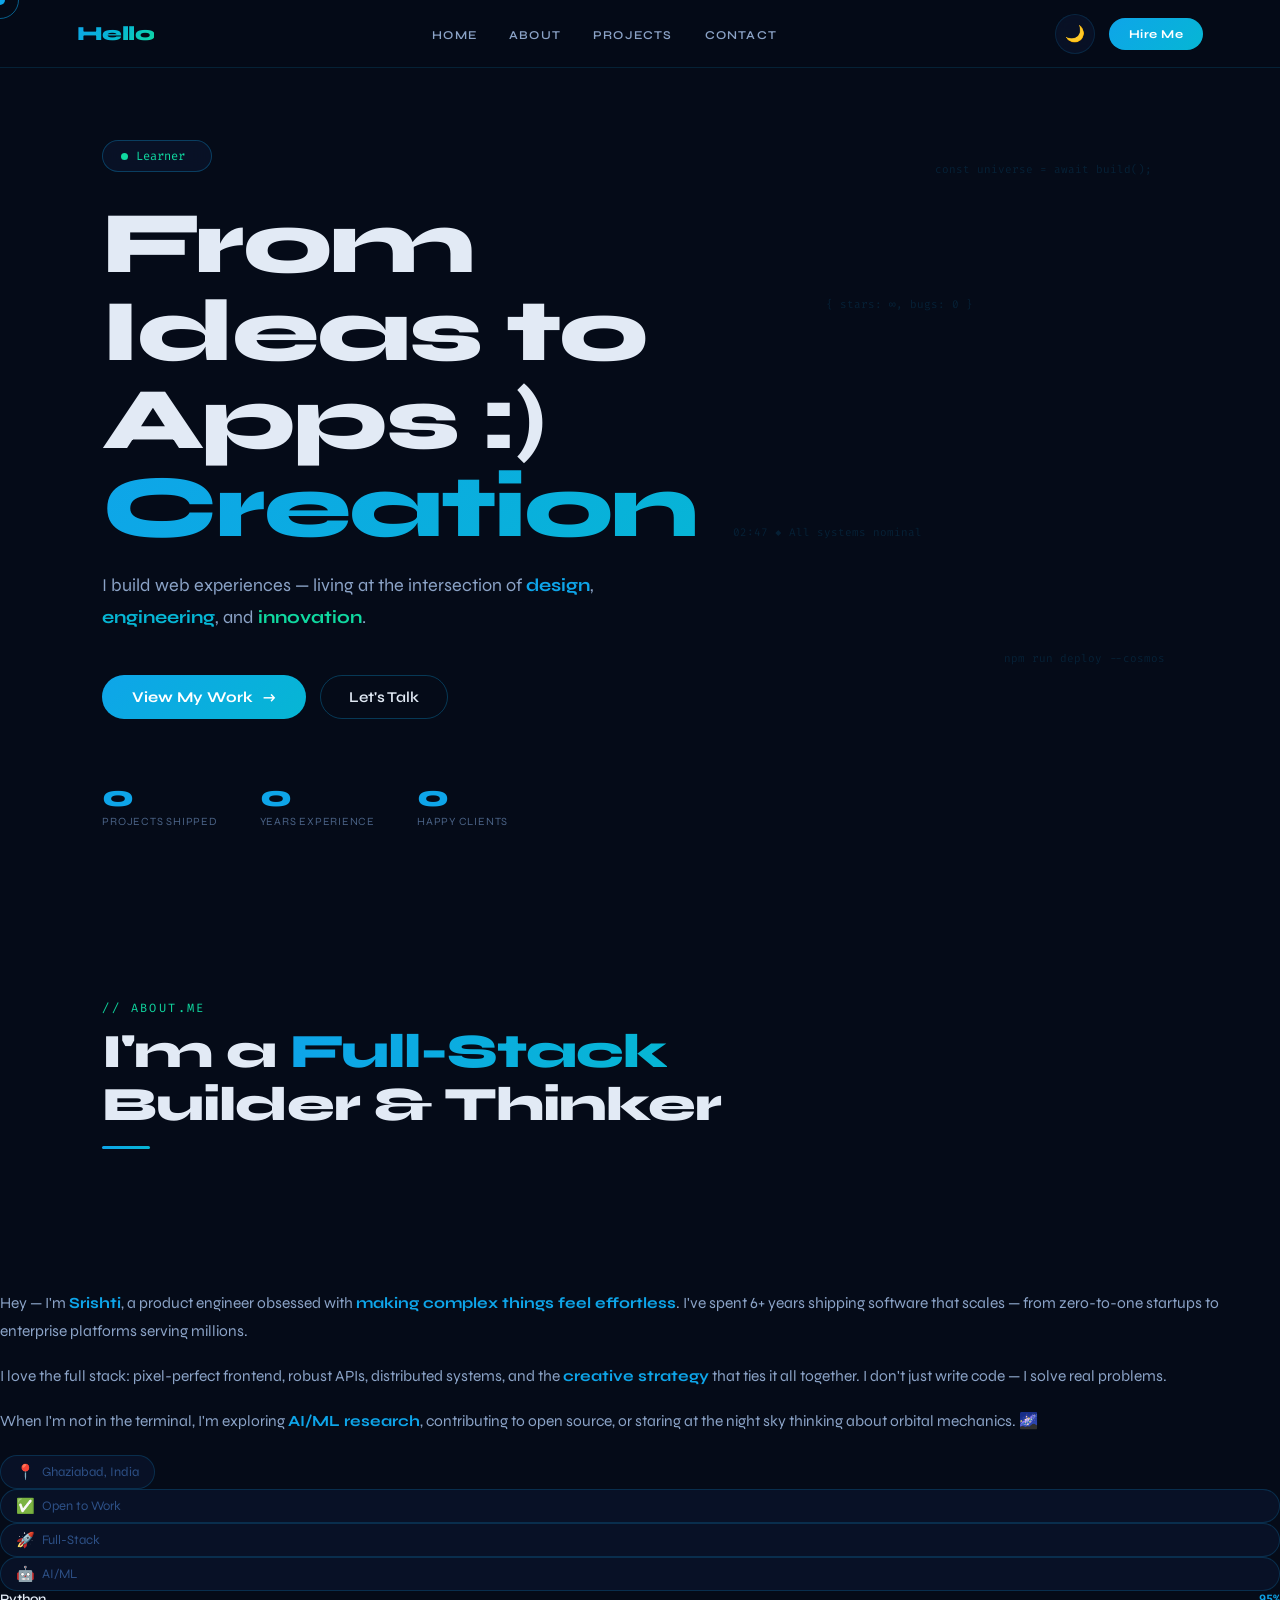
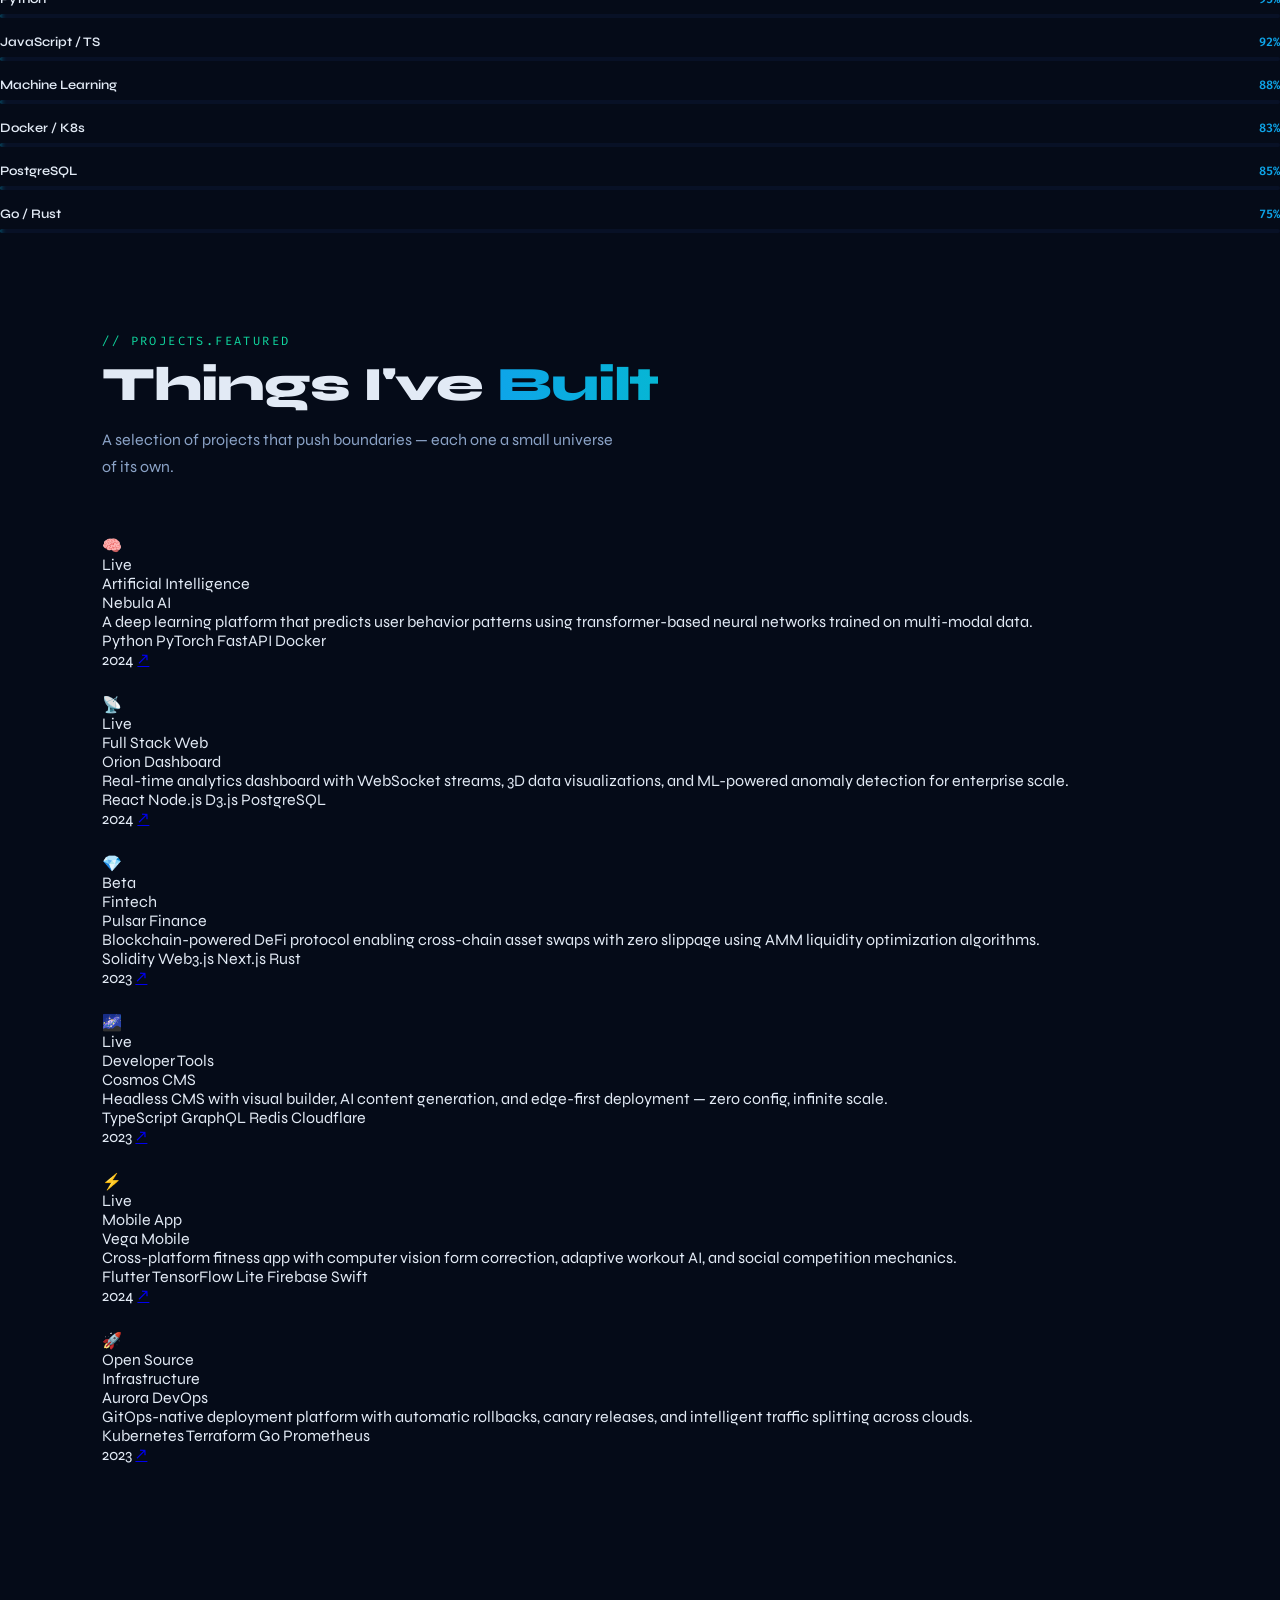
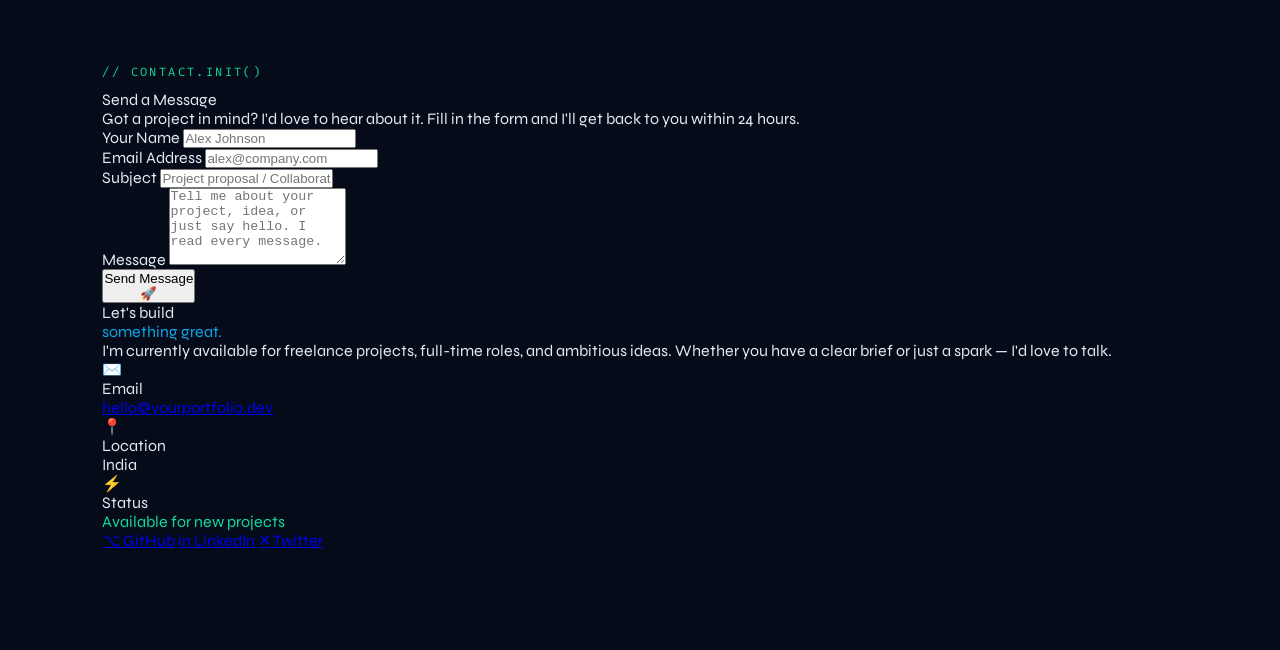
<file: index.html>
<!DOCTYPE html>
<html lang="en" data-theme="dark">
<head>
    <meta charset="UTF-8">
    <meta name="viewport" content="width=device-width, initial-scale=1.0">
    <title>Srishti- Portfolio</title>
    <meta name="description" content="Portfolio of Srishti-Python Developer &amp; AI Builder">
    <meta name="Author" content="Srishti">

    <link rel="stylesheet" href="style.css">
    <link rel="preconnect" href="https://fonts.googleapis.com">
    <link href="https://fonts.googleapis.com/css2?family=Syne:wght@400;600;700;800&family=Fira+Code:wght@300;400;500&display=swap" rel="stylesheet">
</head>
<body>
    <div id="cursor" class="cursor"></div>
    <div class="cursor-ring" id="cursorRing"></div>
    
    <!-- solarsystem -->
    <nav>
        <a href="#hero" class="nav-logo">Hello</a>
        <ul class="nav-links">
            <li><a href="#hero">Home</a></li>
            <li><a href="#about">About</a></li>
            <li><a href="#projects">Projects</a></li>
            <li><a href="#contact">Contact</a></li>
        </ul>

        <div class="nav-right">
            <button class="theme-toggle" id="themetoggle" aria-label="Toggle theme">🌙</button>
            <a href="#contact" class="hire-btn">Hire Me</a>
        </div>
    </nav>

    <section id="hero">
        <div class="hero-content">
            <div class="hero-badge">
                <span class="badge-dot"></span>
                <span class="typedRole">Learner</span>
                <span class="typed-cursor"></span>
            </div>

            <h1 class="hero-title">
                <span class="line1">From Ideas to Apps :) </span>
                <span class="highlight">Creation</span>
            </h1>

            <p class="hero-sub">I build web experiences — living at the intersection of
               <strong style="color:var(--blue)">design</strong>,
               <strong style="color:var(--cyan)">engineering</strong>, and
               <strong style="color:var(--green)">innovation</strong>.
            </p>

            <div class="hero-actions">
                <a href="#projects" class="btn-primary">View My Work<span>→</span></a>
                <a href="#contact" class="btn-outline">Let's Talk</a>
            </div>

            <div class="hero-stats">
               <div class="stat">
                   <div class="stat-num" data-count="42">0</div>
                   <div class="stat-label">Projects Shipped</div>
               </div>
               <div class="stat">
                   <div class="stat-num" data-count="6">0</div>
                   <div class="stat-label">Years Experience</div>
               </div>
               <div class="stat">
                   <div class="stat-num" data-count="18">0</div>
                   <div class="stat-label">Happy Clients</div>
               </div>
            </div>
        </div>

        <div class="float-code" style="top:18%;right:10%">const universe = await build();</div>
        <div class="float-code" style="top:33%;right:24%">{ stars: ∞, bugs: 0 }</div>
        <div class="float-code" style="bottom:26%;right:9%">npm run deploy --cosmos</div>
        <div class="float-code" style="bottom:40%;right:28%">02:47 ◆ All systems nominal</div>
    </section>

    <section id="about">
        <!-- .reveal class = starts hidden, becomes visible on scroll (via IntersectionObserver) -->
        <div class="section-label reveal">// about.me</div>
        <div class="section-title reveal">I'm a <span class="accent">Full-Stack</span><br>Builder & Thinker</div>
        <div class="section-divider reveal"></div>
    </section>
    
    <div class="about-grid">
        <div class="about-text replay">
            <p>
               Hey — I'm <strong>Srishti</strong>, a product engineer obsessed with
               <strong>making complex things feel effortless</strong>. I've spent 6+ years
               shipping software that scales — from zero-to-one startups to enterprise
               platforms serving millions.
           </p>
           <p>
               I love the full stack: pixel-perfect frontend, robust APIs, distributed systems,
               and the <strong>creative strategy</strong> that ties it all together.
               I don't just write code — I solve real problems.
           </p>
           <p>
               When I'm not in the terminal, I'm exploring <strong>AI/ML research</strong>,
               contributing to open source, or staring at the night sky thinking about
               orbital mechanics. 🌌
           </p>

           <div class="about-chips">
            <div class="chip"><span>📍</span>
            Ghaziabad, India</div>
           </div>

           <div class="chip"><span>✅</span> Open to Work</div>
           <div class="chip"><span>🚀</span> Full-Stack</div>
          <div class="chip"><span>🤖</span> AI/ML</div>
        </div>
    
    <!-- right -->

        <div class="skills-grid">
            <div class="skill-item">
                <div class="skill-header">
                    <span>Python</span>
                    <span class="skill-pct">95%</span>
                </div>
                <div class="skill-bar">
                    <div class="skill-fill" data-level="95"></div>
                </div>
            </div>
    
            <div class="skill-item">
              <div class="skill-header">
                <span>JavaScript / TS</span>
                <!-- skill.level is the number (e.g. 95) from SKILLS in app.py -->
                <span class="skill-pct">92%</span>
              </div>
              <div class="skill-bar">
                <!-- data-level is read by JavaScript to set the bar's width -->
                <div class="skill-fill" data-level="92"></div>
              </div>
            </div>
    
            <div class="skill-item">
              <div class="skill-header">
                <span>Machine Learning</span>
                <!-- skill.level is the number (e.g. 95) from SKILLS in app.py -->
                <span class="skill-pct">88%</span>
              </div>
              <div class="skill-bar">
                <!-- data-level is read by JavaScript to set the bar's width -->
                <div class="skill-fill" data-level="88"></div>
              </div>
            </div>
    
            <div class="skill-item">
              <div class="skill-header">
                <span>Docker / K8s</span>
                <!-- skill.level is the number (e.g. 95) from SKILLS in app.py -->
                <span class="skill-pct">83%</span>
              </div>
              <div class="skill-bar">
                <!-- data-level is read by JavaScript to set the bar's width -->
                <div class="skill-fill" data-level="83"></div>
              </div>
            </div>
    
            <div class="skill-item">
              <div class="skill-header">
                <span>PostgreSQL</span>
                <!-- skill.level is the number (e.g. 95) from SKILLS in app.py -->
                <span class="skill-pct">85%</span>
              </div>
              <div class="skill-bar">
                <!-- data-level is read by JavaScript to set the bar's width -->
                <div class="skill-fill" data-level="85"></div>
              </div>
            </div>
    
            <div class="skill-item">
              <div class="skill-header">
                <span>Go / Rust</span>
                <!-- skill.level is the number (e.g. 95) from SKILLS in app.py -->
                <span class="skill-pct">75%</span>
              </div>
              <div class="skill-bar">
                <!-- data-level is read by JavaScript to set the bar's width -->
                <div class="skill-fill" data-level="75"></div>
              </div>
            </div>
        </div>
    </div>

    <!-- project section -->
    <section id="projects">
    <div class="section-label reveal">// projects.featured</div>
    <div class="section-title reveal">Things I've <span class="accent">Built</span></div>
    <p class="section-desc reveal">A selection of projects that push boundaries — each one a small universe of its own.</p>

    <!-- reveal-stagger = children appear one after another with CSS delays -->
    <div class="projects-grid reveal-stagger">

      <!-- Jinja2 loop over the PROJECTS list from app.py -->
      
      <div class="project-card reveal"
           data-color="#0ea5e9"
           style="--card-accent: #0ea5e9;">

        <!-- Card header row -->
        <div class="card-top">
          <div class="card-icon">🧠</div>

          <!-- Conditionally apply status class based on project.status value.
               Jinja2 if/elif/else mirrors Python's if/elif/else -->
          <div class="card-status
            status-live
            ">
            Live
          </div>
        </div>

        <div class="card-category">Artificial Intelligence</div>
        <div class="card-title">Nebula AI</div>
        <div class="card-desc">A deep learning platform that predicts user behavior patterns using transformer-based neural networks trained on multi-modal data.</div>

        <!-- Tech stack tags — another inner loop -->
        <div class="card-tech">
          
          <span class="tech-tag">Python</span>
          
          <span class="tech-tag">PyTorch</span>
          
          <span class="tech-tag">FastAPI</span>
          
          <span class="tech-tag">Docker</span>
          
        </div>

        <div class="card-footer">
          <span class="card-year">2024</span>
          <!-- Link to the project — project.link from app.py -->
          <a href="#" class="card-arrow" target="_blank" rel="noopener">↗</a>
        </div>
      </div>
      
      <div class="project-card reveal"
           data-color="#06b6d4"
           style="--card-accent: #06b6d4;">

        <!-- Card header row -->
        <div class="card-top">
          <div class="card-icon">📡</div>

          <!-- Conditionally apply status class based on project.status value.
               Jinja2 if/elif/else mirrors Python's if/elif/else -->
          <div class="card-status
            status-live
            ">
            Live
          </div>
        </div>

        <div class="card-category">Full Stack Web</div>
        <div class="card-title">Orion Dashboard</div>
        <div class="card-desc">Real-time analytics dashboard with WebSocket streams, 3D data visualizations, and ML-powered anomaly detection for enterprise scale.</div>

        <!-- Tech stack tags — another inner loop -->
        <div class="card-tech">
          
          <span class="tech-tag">React</span>
          
          <span class="tech-tag">Node.js</span>
          
          <span class="tech-tag">D3.js</span>
          
          <span class="tech-tag">PostgreSQL</span>
          
        </div>

        <div class="card-footer">
          <span class="card-year">2024</span>
          <!-- Link to the project — project.link from app.py -->
          <a href="#" class="card-arrow" target="_blank" rel="noopener">↗</a>
        </div>
      </div>
      
      <div class="project-card reveal"
           data-color="#3b82f6"
           style="--card-accent: #3b82f6;">

        <!-- Card header row -->
        <div class="card-top">
          <div class="card-icon">💎</div>

          <!-- Conditionally apply status class based on project.status value.
               Jinja2 if/elif/else mirrors Python's if/elif/else -->
          <div class="card-status
            status-beta
            ">
            Beta
          </div>
        </div>

        <div class="card-category">Fintech</div>
        <div class="card-title">Pulsar Finance</div>
        <div class="card-desc">Blockchain-powered DeFi protocol enabling cross-chain asset swaps with zero slippage using AMM liquidity optimization algorithms.</div>

        <!-- Tech stack tags — another inner loop -->
        <div class="card-tech">
          
          <span class="tech-tag">Solidity</span>
          
          <span class="tech-tag">Web3.js</span>
          
          <span class="tech-tag">Next.js</span>
          
          <span class="tech-tag">Rust</span>
          
        </div>

        <div class="card-footer">
          <span class="card-year">2023</span>
          <!-- Link to the project — project.link from app.py -->
          <a href="#" class="card-arrow" target="_blank" rel="noopener">↗</a>
        </div>
      </div>
      
      <div class="project-card reveal"
           data-color="#22d3ee"
           style="--card-accent: #22d3ee;">

        <!-- Card header row -->
        <div class="card-top">
          <div class="card-icon">🌌</div>

          <!-- Conditionally apply status class based on project.status value.
               Jinja2 if/elif/else mirrors Python's if/elif/else -->
          <div class="card-status
            status-live
            ">
            Live
          </div>
        </div>

        <div class="card-category">Developer Tools</div>
        <div class="card-title">Cosmos CMS</div>
        <div class="card-desc">Headless CMS with visual builder, AI content generation, and edge-first deployment — zero config, infinite scale.</div>

        <!-- Tech stack tags — another inner loop -->
        <div class="card-tech">
          
          <span class="tech-tag">TypeScript</span>
          
          <span class="tech-tag">GraphQL</span>
          
          <span class="tech-tag">Redis</span>
          
          <span class="tech-tag">Cloudflare</span>
          
        </div>

        <div class="card-footer">
          <span class="card-year">2023</span>
          <!-- Link to the project — project.link from app.py -->
          <a href="#" class="card-arrow" target="_blank" rel="noopener">↗</a>
        </div>
      </div>
      
      <div class="project-card reveal"
           data-color="#0284c7"
           style="--card-accent: #0284c7;">

        <!-- Card header row -->
        <div class="card-top">
          <div class="card-icon">⚡</div>

          <!-- Conditionally apply status class based on project.status value.
               Jinja2 if/elif/else mirrors Python's if/elif/else -->
          <div class="card-status
            status-live
            ">
            Live
          </div>
        </div>

        <div class="card-category">Mobile App</div>
        <div class="card-title">Vega Mobile</div>
        <div class="card-desc">Cross-platform fitness app with computer vision form correction, adaptive workout AI, and social competition mechanics.</div>

        <!-- Tech stack tags — another inner loop -->
        <div class="card-tech">
          
          <span class="tech-tag">Flutter</span>
          
          <span class="tech-tag">TensorFlow Lite</span>
          
          <span class="tech-tag">Firebase</span>
          
          <span class="tech-tag">Swift</span>
          
        </div>

        <div class="card-footer">
          <span class="card-year">2024</span>
          <!-- Link to the project — project.link from app.py -->
          <a href="#" class="card-arrow" target="_blank" rel="noopener">↗</a>
        </div>
      </div>
      
      <div class="project-card reveal"
           data-color="#0369a1"
           style="--card-accent: #0369a1;">

        <!-- Card header row -->
        <div class="card-top">
          <div class="card-icon">🚀</div>

          <!-- Conditionally apply status class based on project.status value.
               Jinja2 if/elif/else mirrors Python's if/elif/else -->
          <div class="card-status
            status-open">
            Open Source
          </div>
        </div>

        <div class="card-category">Infrastructure</div>
        <div class="card-title">Aurora DevOps</div>
        <div class="card-desc">GitOps-native deployment platform with automatic rollbacks, canary releases, and intelligent traffic splitting across clouds.</div>

        <!-- Tech stack tags — another inner loop -->
        <div class="card-tech">
          
          <span class="tech-tag">Kubernetes</span>
          
          <span class="tech-tag">Terraform</span>
          
          <span class="tech-tag">Go</span>
          
          <span class="tech-tag">Prometheus</span>
          
        </div>

        <div class="card-footer">
          <span class="card-year">2023</span>
          <!-- Link to the project — project.link from app.py -->
          <a href="https://github.com" class="card-arrow" target="_blank" rel="noopener">↗</a>
        </div>
      </div>
      

    </div>
  </section>




    <!-- contact section -->
    <section id="contact">
       <div class="section-label reveal">// contact.init()</div>

       <div class="contact-grid">

       <!-- LEFT: The actual form -->
       <div class="contact-form-wrap reveal">
           <div class="form-title">Send a Message</div>
           <p class="form-subtitle">Got a project in mind? I'd love to hear about it. Fill in the form and I'll get back to you within 24 hours.</p>

           <div id="contactForm">

                <!-- Name + Email row (2 columns) -->
                <div class="form-row">
                    <div class="form-group">
                      <label class="form-label" for="inputName">Your Name</label>
                      <input class="form-input" type="text" id="inputName" placeholder="Alex Johnson" required>
                    </div>
                    <div class="form-group">
                      <label class="form-label" for="inputEmail">Email Address</label>
                      <input class="form-input" type="email" id="inputEmail" placeholder="alex@company.com" required>
                    </div>
                </div>
        
                <!-- Subject -->
                <div class="form-group">
                    <label class="form-label" for="inputSubject">Subject</label>
                    <input class="form-input" type="text" id="inputSubject" placeholder="Project proposal / Collaboration / Just saying hi...">
                </div>
        
                <!-- Message -->
                <div class="form-group">
                    <label class="form-label" for="inputMessage">Message</label>
                    <textarea class="form-input" id="inputMessage" rows="5" placeholder="Tell me about your project, idea, or just say hello. I read every message."></textarea>
                </div>
    
                <!-- Submit button — onclick calls submitForm() defined in JavaScript -->
                <button class="form-submit" onclick="submitForm()">
                    <span id="btnText">Send Message</span>
                    <!-- Spinner is hidden by default; shown during loading -->
                    <div class="spinner" id="submitSpinner"></div>
                    <span id="btnIcon">🚀</span>
                </button>
        
                <!-- Toast notification shown after form submission -->
                <div class="form-toast" id="formToast"></div>
            </div>
        </div>

        <!-- RIGHT: Contact info column -->
        <div class="contact-info reveal">
           <div class="contact-info-title">
              Let's build<br><span style="color:var(--blue)">something great.</span>
           </div>
           <p class="contact-info-desc">
               I'm currently available for freelance projects, full-time roles, and ambitious ideas.
               Whether you have a clear brief or just a spark — I'd love to talk.
           </p>

            <!-- Email detail -->
            <div class="contact-detail">
              <div class="contact-detail-icon">✉️</div>
              <div>
                <div class="contact-detail-label">Email</div>
                <div class="contact-detail-value">
                  <a href="mailto:hello@yourportfolio.dev">hello@yourportfolio.dev</a>
                </div>
              </div>
            </div>

            <!-- Location detail -->
            <div class="contact-detail">
              <div class="contact-detail-icon">📍</div>
              <div>
                <div class="contact-detail-label">Location</div>
                <div class="contact-detail-value">India</div>
              </div>
            </div>

            <!-- Availability status -->
            <div class="contact-detail">
              <div class="contact-detail-icon">⚡</div>
              <div>
                <div class="contact-detail-label">Status</div>
                <div class="contact-detail-value" style="color:var(--green)">
                  Available for new projects
                </div>
              </div>
            </div>

            <!-- Social links row -->
            <div class="contact-socials">
              <a href="https://github.com"   class="social-link" target="_blank">⌥ GitHub</a>
              <a href="https://linkedin.com" class="social-link" target="_blank">in LinkedIn</a>
              <a href="https://twitter.com"  class="social-link" target="_blank">✕ Twitter</a>
            </div>
       </div>
       </div>
    </section>

    <script>
      //for cursor (ring)
        const cursorDot = document.getElementById('cursor');
        const cursorRing = document.getElementById("cursorRing");

        let mx = 0, my = 0, rx=0, ry=0;

        document.addEventListener('mousemove', e =>{
            mx = e.clientX;
            my = e.clientY;

            cursorDot.style.left = mx+'px';
            cursorDot.style.top  = my + 'px';
        });

        (function animateRing(){
            rx += (mx-rx) *0.12;
            ry += (my-ry) *0.12;

            cursorRing.style.left = rx + 'px';
            cursorRing.style.top  = ry + 'px';
            requestAnimationFrame(animateRing);

        })();

        //for card
        
        document.querySelectorAll('.project-card').forEach(card => {

        card.addEventListener('mousemove', e => {
          const rect = card.getBoundingClientRect(); // Card's size and position
    
          // Center of the card in screen coordinates
          const centerX = rect.left + rect.width  / 2;
          const centerY = rect.top  + rect.height / 2;
    
          // Normalized distance: -1 (far left) to +1 (far right)
          const dx = (e.clientX - centerX) / (rect.width  / 2);
          const dy = (e.clientY - centerY) / (rect.height / 2);
    
          // Rotation angles — multiply by max tilt degrees (12)
          // rotateX: tilts top/bottom (positive = tilt away from top)
          // rotateY: tilts left/right (positive = tilt toward right)
          const rotX = -dy * 12; // Invert Y so top-hover tilts card top away
          const rotY =  dx * 12;
    
          // Apply 3D transform
          card.style.transform =
            `perspective(700px) rotateX(${rotX}deg) rotateY(${rotY}deg) scale(1.025) translateZ(8px)`;
    
          // Dynamic shadow that shifts based on tilt direction
          card.style.boxShadow =
            `${-dx * 20}px ${-dy * 20}px 50px rgba(14,165,233,0.16), 0 24px 64px rgba(0,0,0,0.35)`;
    
          // Update the CSS custom properties used by the ::after glow gradient.
          // These represent mouse position as a percentage of the card's dimensions.
          const pctX = ((e.clientX - rect.left) / rect.width  * 100).toFixed(1) + '%';
          const pctY = ((e.clientY - rect.top)  / rect.height * 100).toFixed(1) + '%';
          card.style.setProperty('--mx', pctX);
          card.style.setProperty('--my', pctY);
        });
        // Reset all transforms and shadows when mouse leaves the card
          card.addEventListener('mouseleave', () => {
            card.style.transform  = '';
            card.style.boxShadow  = '';
          });
       });
    
    </script>
</body>
</html>
</file>
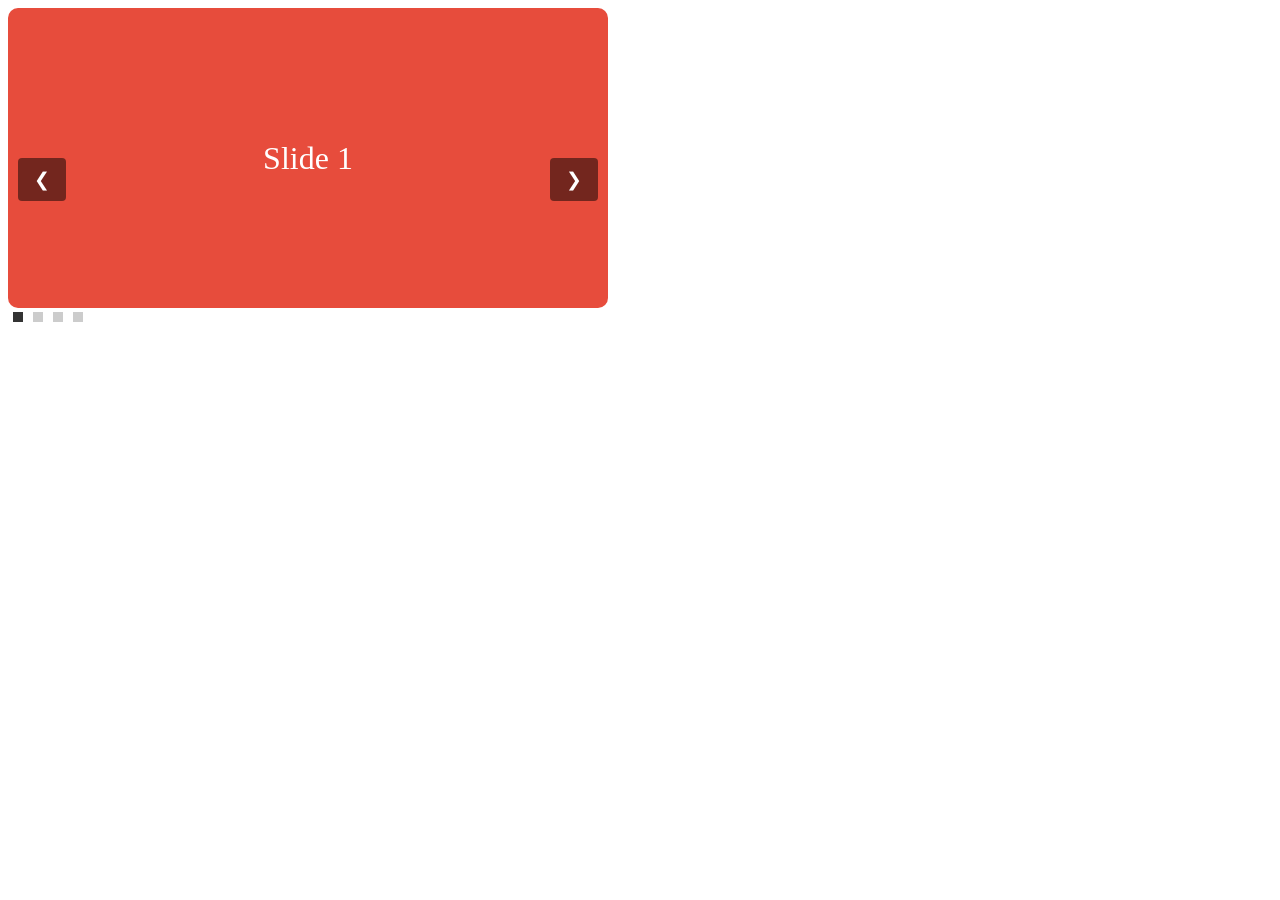
<file: slider.html>
<!DOCTYPE html>
<html lang="en">
<head>
    <meta charset="UTF-8">
    <meta name="viewport" content="width=device-width, initial-scale=1.0">
    <title>Slider</title>
    <style>
        /* Added slider styles here */
        .slider-container{
            position: relative;
            width: 600px;
            overflow: hidden;
            border-radius: 10px;
        }

        .slides{
            display: flex;
            transition: transform 0.4s ease;
        }

        .slide{
            min-width: 100%;
            height: 300px;
            display: flex;
            align-items: center;
            justify-content: center;
            font-size: 2rem;
            color: white;
        }

        .slide:nth-child(1){
            background: #e74c3c;
        }
        .slide:nth-child(2){
            background: #3498db;
        }
        .slide:nth-child(3){
            background: #2ecc71;
        }
        .slide:nth-child(4){
            background: #f39c12;
        }

        .btn-prev,.btn-next{
            position: absolute;
            top: 50%;
            translate: translateY(-50%);
            background: rgba(0,0,0,0.5);
            color: white;
            border: none;
            padding: 10px 16px;
            cursor: pointer;
            font-size: 1.2rem;
            border-radius: 4px;
        }

        .btn-prev{
            left: 10px;
        }

        .btn-next {
            right: 10px;
        }

        .dot{
            display: inline-block;
            width: 10px;
            height: 10px;
            margin: 0 5px;
            background:#ccc;
            cursor: pointer;
            transition: background 0.3s;
        }

        .dot.active{
            background: #333;
        }
    </style>
</head>
<body>
    <div class="slider-container">
        <!-- 4 slides -->
        <div class="slides" id="slides">
            <div class="slide">Slide 1</div>
            <div class="slide">Slide 2</div>
            <div class="slide">Slide 3</div>
            <div class="slide">Slide 4</div>
        </div>
        <!-- arrows which help in moving -->
        <button class="btn-prev" onclick="changeSlide(-1)">&#10094;</button>
        <button class="btn-next" onclick="changeSlide(1)">&#10095;</button>
    </div>
     <!-- dots shown in the bottom of slides -->
    <div class="dots" id="dots"></div>

    <script>
        // declaring variables
        let curr = 0;
        const slides = document.getElementById('slides');
        const totalSlides = slides.children.length;
        const dotContainer = document.getElementById('dots');

        // Created dots
        for(let i =0; i<totalSlides; i++){
            const dot = document.createElement('span');
            dot.classList.add('dot');
            if(i===0) dot.classList.add('active');
            dot.addEventListener('click', () => goTo(i));
            dotContainer.appendChild(dot);
        }
        
        // dots movement updated
        function updateDots(){
            document.querySelectorAll('.dot').forEach((d, i) => {
               d.classList.toggle('active', i === curr);
            });
        }

        //parsing 
        function goTo(index) {
           curr = (index + totalSlides) % totalSlides;
           slides.style.transform = `translateX(-${curr * 100}%)`;
           updateDots();
        }

        //changing of slides
        function changeSlide(dir) {
          goTo(curr + dir);
        }

        // auto play
        setInterval (() => changeSlide(1), 3000);
    </script>
</body>
</html>
</file>
<file: style.css>
:root{
    /* --- Dark theme (default) --- */
    --bg:        #050b18;           /* Main page bg — deep space */
    --bg2:       #070f20;           /* Slightly lighter bg, used for footer */
    --surface:   rgba(10,20,45,0.7);   /* Card / panel bgs */
    --surface2:  rgba(14,30,65,0.85);  /* More opaque panels */
    /* Brand colors — blue/cyan/green palette */
    --blue:      #0ea5e9;           /* Primary accent — sky blue */
    --blue2:     #38bdf8;           /* Lighter blue for hover states */
    --cyan:      #06b6d4;           /* Secondary accent — cyan */
    --green:     #10d9a0;           /* Tertiary accent — mint green */
    /* Typography colors */
    --text:      #e2eaf5;           /* Main body text */
    --text2:     #8ba3c7;           /* Muted / secondary text */
    --text3:     #4a6285;           /* Very muted text (timestamps, labels) */
    /* Border and glow effects */
    --border:    rgba(14,165,233,0.15);  /* Subtle borders */
    --border2:   rgba(14,165,233,0.3);   /* borders on hover */
    --glow:      rgba(14,165,233,0.2);   /* Box shadow glow */
    --glow2:     rgba(14,165,233,0.5);   /* Stronger glow */
    --card-bg:   rgba(7,18,42,0.8);      /* card bg */
    --nav-bg:    rgba(5,11,24,0.85);     /* Navbar bg */
}

[data-theme="light"] {
      --bg:        #f0f4ff;
      --bg2:       #e4ecff;
      --surface:   rgba(255,255,255,0.75);
      --surface2:  rgba(230,240,255,0.9);
      --text:      #0f1f3d;
      --text2:     #2d5086;
      --text3:     #6a8fc0;
      --border:    rgba(14,165,233,0.2);
      --border2:   rgba(14,165,233,0.4);
      --glow:      rgba(14,165,233,0.15);
      --card-bg:   rgba(255,255,255,0.85);
      --nav-bg:    rgba(240,244,255,0.9);
    }

*, *::before, *::after {
      box-sizing: border-box;  /* padding/border included in width/height */
      margin: 0;
      padding: 0;
    }    

  nav{
      position: fixed;
      top: 0; left: 0; right: 0;
      z-index: 1000;                  /*High z-index so it's always on top */
      background: var(--nav-bg); 
      backdrop-filter: blur(20px);   /* Frosted glass blur effect */
      -webkit-backdrop-filter: blur(20px); /*Safari support */
      border-bottom: 1px solid var(--border);
      padding: 0 6%;
      height: 68px;
      display: flex;
      align-items: center;            /* Vertically center nav items */
      justify-content: space-between;
    }   
   
  .nav-logo {
      font-size: 20px;
      font-weight: 800;
      letter-spacing: -0.5px;
      /* Gradient text trick: clip a gradient to the text shape */
      background: linear-gradient(135deg, var(--blue), var(--cyan), var(--green));
      -webkit-background-clip: text;
      background-clip: text;
      -webkit-text-fill-color: transparent;
      background-clip: text;
      text-decoration: none;
    }    
/*  */
  .nav-links {
      display: flex;
      gap: 32px;
      list-style: none;
    }
    /*  */
  .nav-links a {
      text-decoration: none;
      color: var(--text2);
      font-size: 12px;
      font-weight: 600;
      letter-spacing: 0.1em;
      text-transform: uppercase;
      transition: color 0.2s;
      position: relative;   /*needed so the ::after pseudo-element is positioned relative to it*/
    }    
/*  */
  .nav-links a::after {
      content: '';
      position: absolute;
      bottom: -5px; left: 0;
      width: 0; height: 1px;
      background: var(--blue);
      transition: width 0.3s ease;
    }  
/*  */
  .nav-links a:hover {
      color: var(--blue); 
    }
  .nav-links a:hover::after{ 
      width: 100%; 
    }

  .nav-right { 
    display: flex; 
    align-items: center; 
    gap: 14px; 
  }  
  

  html{
    scroll-behavior: smooth;
  }

  body {
      font-family: 'Syne', sans-serif;
      background: var(--bg);
      color: var(--text);
      overflow-x: hidden;  /* Prevent horizontal scroll from animations */
      cursor: none;        /* Hide default cursor — we use a custom one */
    }

  .theme-toggle{
    background: var(--surface);
    border: 1px solid var(--border);
    color: var(--text);
    width: 40px;
    height: 40px;
    border-radius: 50%;
    cursor: none;
    display: flex;
    align-items: center;
    justify-content: center;
    font-size: 16px;
    transition: all 0.25s;
    backdrop-filter: blur(10px);
  }  

  .theme-toggle:hover{
    background: var(--blue);
    box-shadow: 0 0 16px var(--glow);
  }

  .cursor{
    position: fixed;
    width: 10px;
    height: 10px;
    background: var(--blue);
    border-radius: 50%;
    pointer-events: none;
    z-index: 99999;
    transform: translate(-50%, -50%);
    transition: width 0.2s, height 0.2s, background 0.2s;
  }

  .cursor-ring{
    position: fixed;
    width: 38px;
    height: 38px;
    border: 1.5px solid var(--blue);
    z-index: 99998;
    border-radius: 50%;
    pointer-events: none;
    opacity: 0.55;
    transform: translate(-50%, -50%);
    transition: width 0.3s ease height 0.3s ease;
  }

  .hire-btn {
      background: linear-gradient(135deg, var(--blue), var(--cyan));
      color: #fff;
      border: none;
      padding: 9px 20px;
      border-radius: 100px;   
      font-family: 'Syne', sans-serif;
      font-size: 12px;
      font-weight: 700;
      cursor: none;
      transition: all 0.3s;
      text-decoration: none;
      letter-spacing: 0.04em;
    }

    .hire-btn:hover { 
      transform: translateY(-2px); 
      box-shadow: 0 8px 28px rgba(14,165,233,0.4); 
    }

/* home */
   #hero {
      position: relative;
      z-index: 10;
      min-height: 100vh;
      display: flex;
      align-items: center;
      padding: 68px 8% 0;
    }  

    .hero-content{
      max-width: 740px;
    }

    .hero-badge{
      display: inline-flex;
      align-items: center;
      gap: 8px;
      background: var(--surface);
      border: 1px solid var(--border2);
      border-radius: 100px;
      padding: 7px 18px;
      font-size: 12px;
      font-family: 'Fira Code', monospace;
      color: var(--green);
      margin-bottom: 28px;
      backdrop-filter: blur(10px);
      animation: fadeInDown 0.8s ease forwards;
    }

    .badge-dot {
      width: 7px; height: 7px;
      background: var(--green);
      border-radius: 50%;
      animation: pulseDot 2s ease-in-out infinite;
    }  

    @keyframes pulseDot {
      0%, 100% { opacity: 1; transform: scale(1); }
      50%       { opacity: 0.4; transform: scale(0.6); }
    }

    .hero-title{
      font-size: clamp(46px, 7vw, 88px);
      font-weight: 800;
      line-height: 1.0;
      letter-spacing: -2px;
      margin-bottom: 18px;
      opacity: 0;
      animation: fadeInUp 1s ease 0.2s forwards;
    }

    .hero-title .line1 { 
      display: block; 
      color: var(--text); 
    }

    .hero-title .highlight {
      display: block;
      background: linear-gradient(135deg, var(--blue) 0%, var(--cyan) 45%, var(--green) 100%);
      -webkit-background-clip: text;
      -webkit-text-fill-color: transparent;
      background-clip: text;
      background-size: 200% 200%;
      animation: gradShift 4s ease infinite 1.2s; /* gradShift starts after 1.2s delay */
    }

     @keyframes gradShift {
      0%, 100% { background-position: 0% 50%; }
      50%       { background-position: 100% 50%; }
    }

    .hero-sub {
      font-size: clamp(15px, 2vw, 18px);
      color: var(--text2);
      line-height: 1.75;
      max-width: 540px;
      margin-bottom: 42px;
      opacity: 0;
      animation: fadeInUp 1s ease 0.45s forwards;
    }

    .hero-actions {
      display: flex;
      gap: 14px;
      flex-wrap: wrap; 
      opacity: 0;
      animation: fadeInUp 1s ease 0.65s forwards;
    }

    .btn-primary {
      display: inline-flex;
      align-items: center;
      gap: 10px;
      background: linear-gradient(135deg, var(--blue), var(--cyan));
      color: #fff;
      text-decoration: none;
      padding: 13px 30px;
      border-radius: 100px;
      font-family: 'Syne', sans-serif;
      font-size: 15px;
      font-weight: 700;
      transition: all 0.3s;
      border: none;
      cursor: none;
    }
    .btn-primary:hover { 
      transform: translateY(-3px); 
      box-shadow: 0 12px 38px rgba(14,165,233,0.45); 
    }

    .btn-outline {
      display: inline-flex;
      align-items: center;
      gap: 10px;
      background: transparent;
      color: var(--text);
      text-decoration: none;
      padding: 12px 28px;
      border-radius: 100px;
      font-family: 'Syne', sans-serif;
      font-size: 15px;
      font-weight: 600;
      transition: all 0.3s;
      border: 1.5px solid var(--border2);
      cursor: none;
    }

    .btn-outline:hover { 
      border-color: var(--blue); 
      color: var(--blue); 
      box-shadow: 0 0 20px var(--glow); 
    }

    .hero-stats {
      display: flex;
      gap: 42px;
      margin-top: 62px;
      opacity: 0;
      animation: fadeInUp 1s ease 0.9s forwards;
    }

    .stat-num {
      font-size: 30px;
      font-weight: 800;
      color: var(--blue);
      line-height: 1;
      margin-bottom: 4px;
    }
    .stat-label { 
      font-size: 11px; 
      color: var(--text3); 
      letter-spacing: 0.07em; 
      text-transform: uppercase; 
    }

    .float-code {
      position: absolute;
      font-family: 'Fira Code', monospace;
      font-size: 11px;
      color: var(--blue);
      opacity: 0.14;
      pointer-events: none;
      animation: floatY 9s ease-in-out infinite;
      white-space: nowrap;
    }

    .float-code:nth-child(2) { animation-delay: -2s; animation-duration: 11s; }
    .float-code:nth-child(3) { animation-delay: -4.5s; animation-duration: 13s; }
    .float-code:nth-child(4) { animation-delay: -7s; animation-duration: 10s; }

    @keyframes floatY {
      0%, 100% { transform: translateY(0) rotate(0deg); }
      33%       { transform: translateY(-18px) rotate(1deg); }
      66%       { transform: translateY(10px) rotate(-0.5deg); }
    }

    .typed-cursor {
      color: var(--green);
      animation: blink 0.75s step-end infinite;
      font-family: 'Fira Code', monospace;
    }

    @keyframes blink { 50% { opacity: 0; } }

    section {
      position: relative;
      z-index: 10;
      padding: 100px 8%;
    }

    .section-label {
      font-family: 'Fira Code', monospace;
      font-size: 12px;
      color: var(--green);
      letter-spacing: 0.2em;
      text-transform: uppercase;
      margin-bottom: 10px;
    }

    .section-title {
      font-size: clamp(28px, 4vw, 48px);
      font-weight: 800;
      line-height: 1.1;
      letter-spacing: -1px;
      margin-bottom: 14px;
    }

    .section-title .accent {
      background: linear-gradient(90deg, var(--blue), var(--cyan));
      -webkit-background-clip: text;
      -webkit-text-fill-color: transparent;
      background-clip: text;
    }

    .section-desc {
      font-size: 16px;
      color: var(--text2);
      max-width: 520px;
      line-height: 1.7;
      margin-bottom: 56px;
    }

    .section-divider {
      width: 48px; height: 3px;
      background: linear-gradient(90deg, var(--blue), var(--cyan));
      border-radius: 2px;
      margin-bottom: 40px;
    }

    /* key frame animation */

    @keyframes fadeInUp {
      from { opacity: 0; transform: translateY(30px); }
      to   { opacity: 1; transform: translateY(0); }
    }
    @keyframes fadeInDown {
      from { opacity: 0; transform: translateY(-20px); }
      to   { opacity: 1; transform: translateY(0); }
    }

    
    


    /* # --------- RESPONSIVENESS : MOBILE BREAKPOINTS ------- # */

    @media (max-width: 900px) {
      .contact-grid { grid-template-columns: 1fr; gap: 40px; }
    }

    @media (max-width: 768px) {
      nav { padding: 0 5%; }
      .nav-links { display: none; }   /* Hide nav links on mobile (add a hamburger menu if you want) */
      #hero { padding: 68px 5% 0; }
      section { padding: 70px 5%; }
      #about .about-grid { grid-template-columns: 1fr; gap: 40px; }
      #projects .projects-grid { grid-template-columns: 1fr; }
      .contact-form-wrap { padding: 28px 22px; }
      .form-row { grid-template-columns: 1fr; }  /* Stack name/email on mobile */
      .hero-stats { gap: 22px; }
      footer { flex-direction: column; text-align: center; }
      .float-code { display: none; }  /* Hide decorations on small screens */
    }

    #about .about-grid{
      display: grid;
      grid-template-columns: 1fr 1fr;
      gap: 64px;
      align-items: center;
    }
    .about-text p {
      font-size: 15.5px;
      color: var(--text2);
      line-height: 1.85;
      margin-bottom: 16px;
    }

    .about-text strong{
      color: var(--blue);
    }

    /* info chip section */

    .about-chips{
      display: flex;
      flex-wrap: wrap;
      gap: 10px;
      margin-top: 20px;
    }
    .chip{
      display: flex;
      align-items: center;
      gap: 7px;
      background: rgba(10,20,45,0.7);
      border: 1px solid rgba(14,165,233,0.2);
      padding: 7px 15px;
      border-radius: 100px;
      font-size: 13px;
      color: #2d5086;
      transition: all 0.2s;
    }

    .chip:hover{
      border-color: var(--border2);
      color: var(--blue);
    }

    .chip span{
      font-size: 15px;
    }

    /* skills section */
    .skills-grid{
      display: flex;
      flex-direction: column;
      gap: 16px;
    }

    .skill-header{
      display: flex;
      justify-content: space-between;
      font-size: 13px;
      font-weight: 600;
      margin-bottom: 7px;
      color: var(--text);
    }

    .skill-pct{
      color: var(--blue);
      font-family: 'Fira Code', monospace;
      font-size: 12px;
    }

    .skill-bar{
      height: 4px;
      background: var(--surface);
      border-radius: 100px;
      overflow: hidden;
      position: relative;
    }

    .skill-fill{
      height: 100%;
      background: linear-gradient(90deg, var(--blue), var(--cyan));
      border-radius: 100px;
      width: 0;
      transition: width 1.5s cubic-bezier(0.4, 0, 0.2, 1);
      position: relative;
    }

    .skill-fill::after {
      content: '';
      position: absolute;
      right: 0; top: 50%;
      transform: translateY(-50%);
      width: 8px; height: 8px;
      background: var(--cyan);
      border-radius: 50%;
      box-shadow: 0 0 6px var(--cyan);
    }

    #projects .projects-grid{
      display: grid;
      gap: 26px;
    }
</file>
